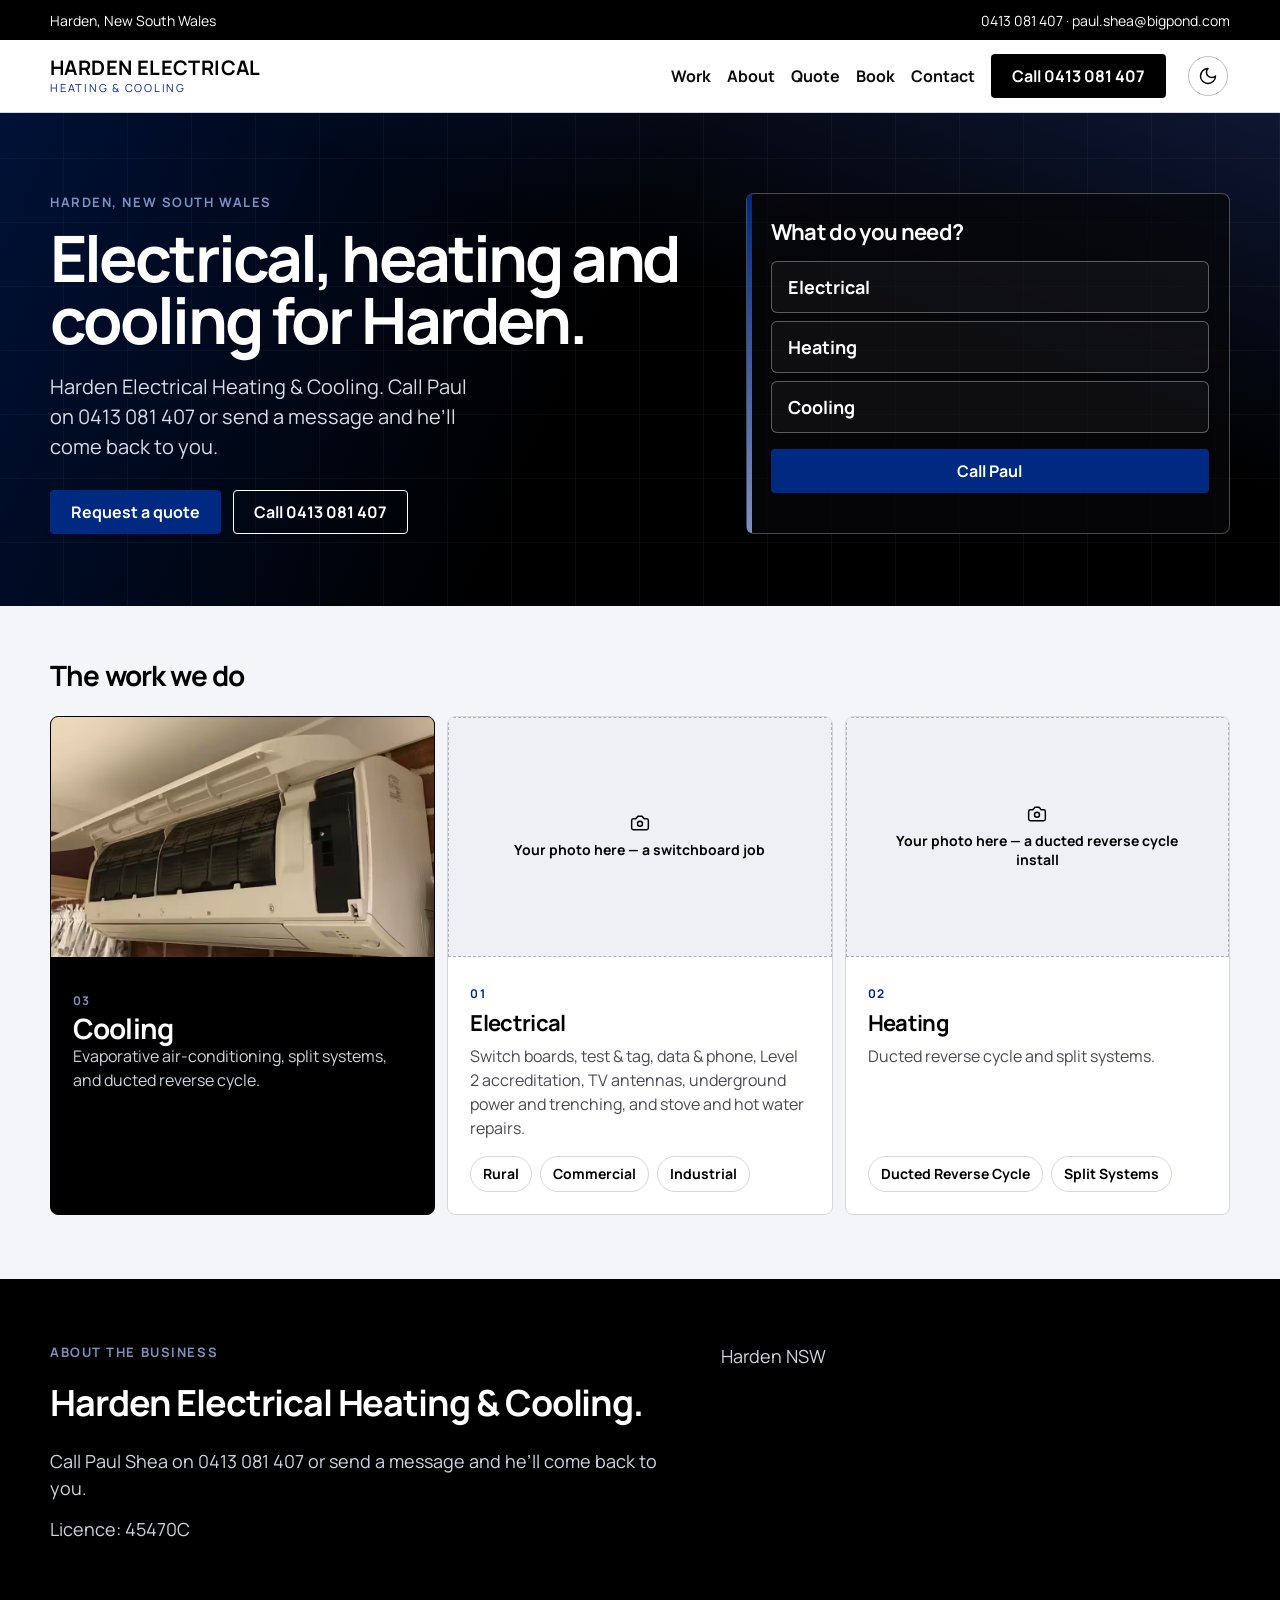
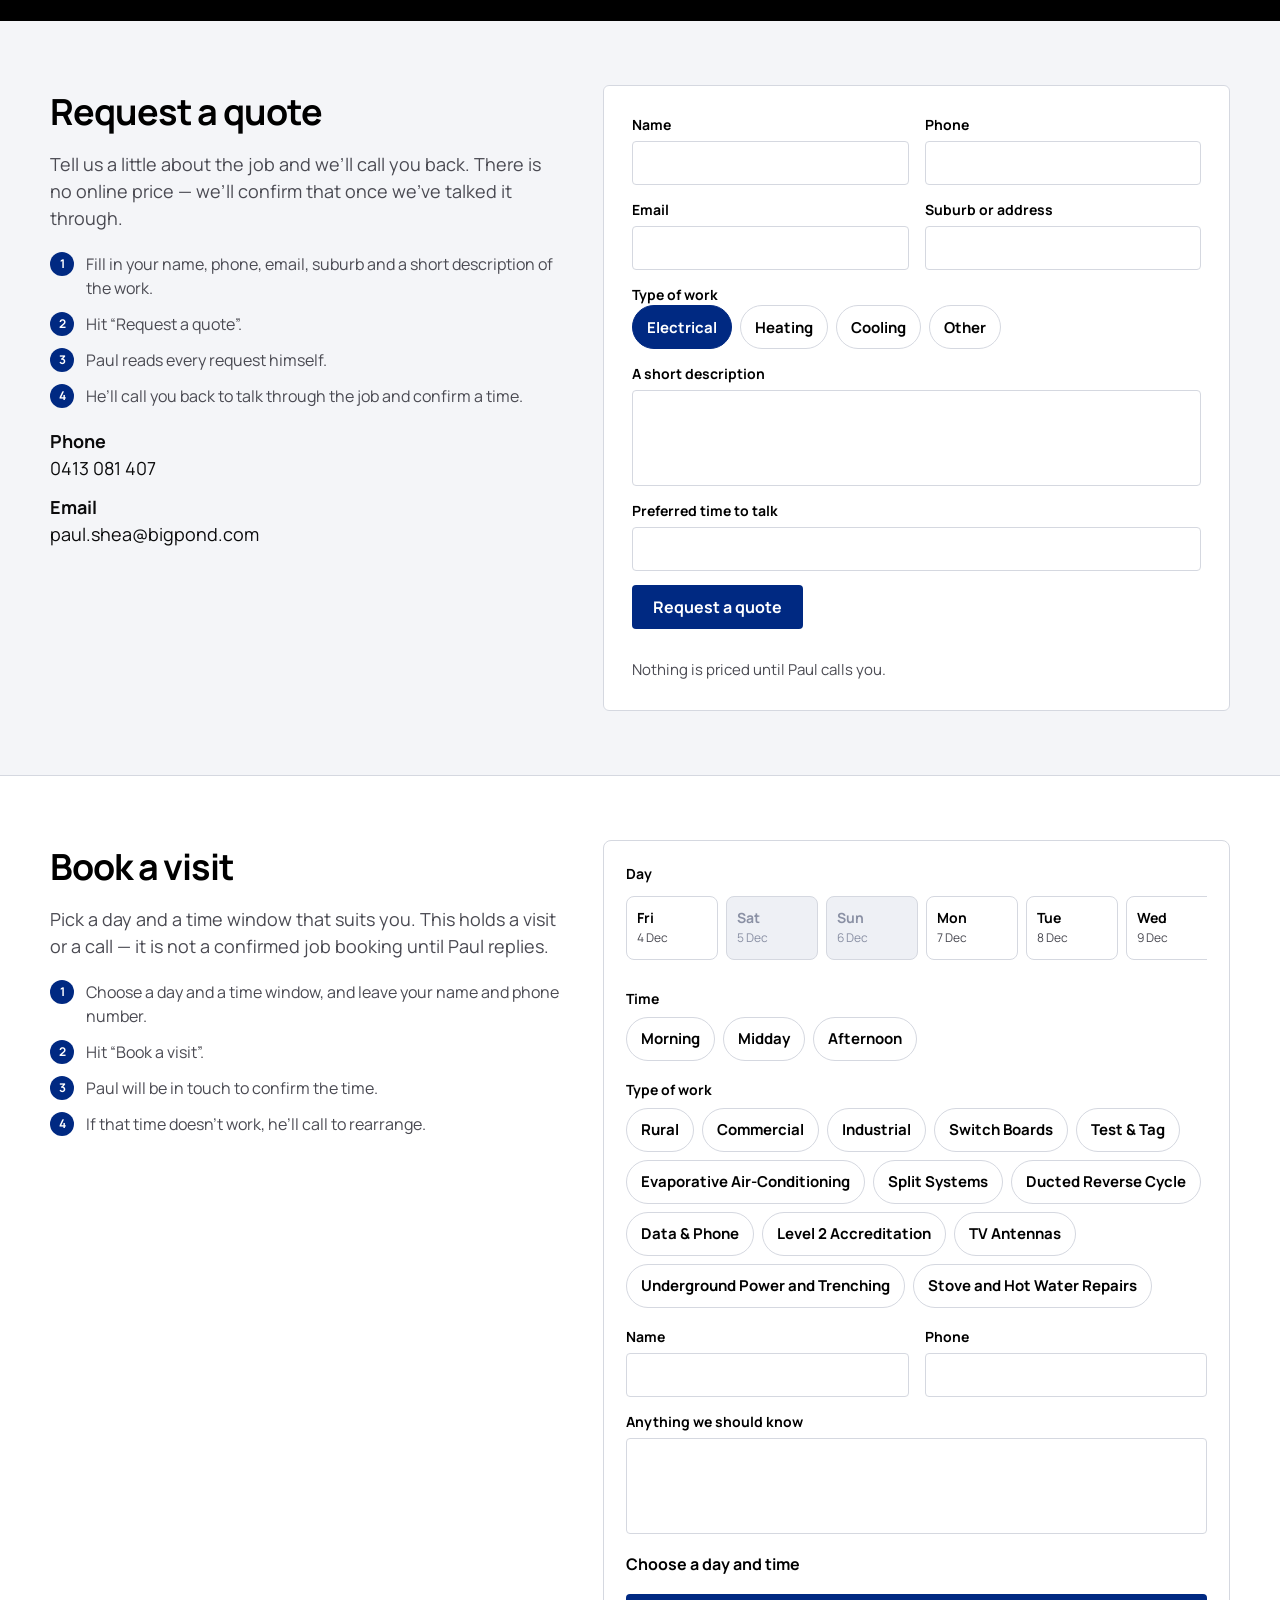
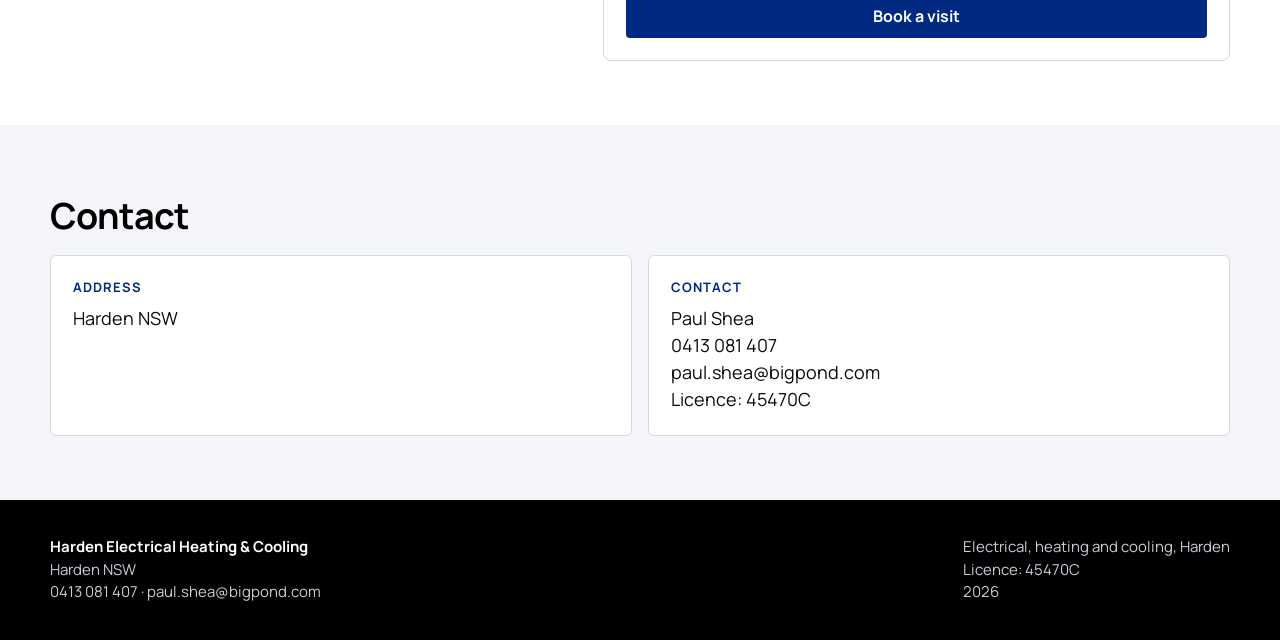
<file: index.html>
<!DOCTYPE html>
<html lang="en-AU">
<head>
<meta charset="UTF-8">
<meta name="viewport" content="width=device-width, initial-scale=1">
<meta name="robots" content="noindex, nofollow">
<meta name="description" content="Website preview.">
<title>Harden Electrical</title>
<link rel="stylesheet" href="css/site.css">
<script>
(function () {
  try {
    var t = localStorage.getItem("harden-theme");
    if (t === "light" || t === "dark") document.documentElement.setAttribute("data-theme", t);
  } catch (e) {}
})();
</script>
</head>
<body>
  <a class="skip" href="#main">Skip to content</a>
  <div class="util">
    <div class="wrap">
      <span>Harden, New South Wales</span>
      <span><a href="tel:+61413081407">0413 081 407</a> · <a href="mailto:paul.shea@bigpond.com">paul.shea@bigpond.com</a></span>
    </div>
  </div>
  <header class="site">
    <div class="wrap">
      <a class="wordmark" href="index.html">Harden Electrical<span>Heating &amp; Cooling</span></a>
      <nav class="primary" aria-label="Main">
        <a href="work.html">Work</a>
        <a href="about.html">About</a>
        <a href="quote.html">Quote</a>
        <a href="#book">Book</a>
        <a href="contact.html">Contact</a>
        <a class="btn btn-black header-call" href="tel:+61413081407">Call 0413 081 407</a>
        <button type="button" class="theme-btn" data-theme-toggle aria-label="Switch light/dark">
          <span class="theme-disc" aria-hidden="true">
            <svg class="icon-sun" viewBox="0 0 24 24" fill="none" stroke="currentColor" stroke-width="1.75" stroke-linecap="round" stroke-linejoin="round"><circle cx="12" cy="12" r="4"/><path d="M12 2v2M12 20v2M4.93 4.93l1.41 1.41M17.66 17.66l1.41 1.41M2 12h2M20 12h2M6.34 17.66l-1.41 1.41M19.07 4.93l-1.41 1.41"/></svg>
            <svg class="icon-moon" viewBox="0 0 24 24" fill="none" stroke="currentColor" stroke-width="1.75" stroke-linecap="round" stroke-linejoin="round"><path d="M12 3a6 6 0 0 0 9 9 9 9 0 1 1-9-9Z"/></svg>
          </span>
        </button>
      </nav>
    </div>
  </header>

  <main id="main">
  <section class="hero">
    <div class="hero-grid-bg" aria-hidden="true"></div>
    <div class="wrap hero-layout">
      <div class="hero-copy">
        <p class="kicker">Harden, New South Wales</p>
        <h1>Electrical, heating and cooling for Harden.</h1>
        <p class="lead">Harden Electrical Heating &amp; Cooling. Call Paul on 0413 081 407 or send a message and he’ll come back to you.</p>
        <div class="hero-actions">
          <a class="btn btn-fire" href="#quote">Request a quote</a>
          <a class="btn btn-ghost-light" href="tel:+61413081407">Call 0413 081 407</a>
        </div>
      </div>
      <div class="need-card">
        <div class="need-head">
          <h2>What do you need?</h2>
        </div>
        <div class="need-grid">
          <a class="need-tile" href="#svc-electrical">Electrical</a>
          <a class="need-tile" href="#svc-heating">Heating</a>
          <a class="need-tile" href="#svc-cooling">Cooling</a>
        </div>
        <a class="btn btn-fire" href="tel:+61413081407">Call Paul</a>
      </div>
    </div>
  </section>

  <section class="services reveal" id="work">
    <div class="wrap">
      <h2>The work we do</h2>
      <div class="bento">
        <article class="tile tile-feature" id="svc-cooling">
          <div class="media-frame">
            <picture>
              <source type="image/avif" srcset="images/split-system-480.avif 480w, images/split-system-960.avif 960w" sizes="(max-width: 900px) 100vw, 640px">
              <source type="image/webp" srcset="images/split-system-480.webp 480w, images/split-system-960.webp 960w" sizes="(max-width: 900px) 100vw, 640px">
              <img src="images/split-system-480.webp" width="960" height="584" alt="Split system air conditioner." loading="lazy" decoding="async">
            </picture>
          </div>
          <div class="tile-copy">
            <span class="num">03</span>
            <h3>Cooling</h3>
            <p>Evaporative air-conditioning, split systems, and ducted reverse cycle.</p>
          </div>
        </article>
        <article class="tile tile-elec" id="svc-electrical">
          <div class="media-frame photo-slot">
            <span class="photo-slot-inner">
              <svg viewBox="0 0 24 24" fill="none" stroke="currentColor" stroke-width="1.75" stroke-linecap="round" stroke-linejoin="round" aria-hidden="true"><path d="M14.5 4h-5L7 7H4a2 2 0 0 0-2 2v9a2 2 0 0 0 2 2h16a2 2 0 0 0 2-2V9a2 2 0 0 0-2-2h-3l-2.5-3z"/><circle cx="12" cy="13" r="3"/></svg>
              <p>Your photo here — a switchboard job</p>
            </span>
          </div>
          <div class="tile-copy">
            <span class="num">01</span>
            <h3>Electrical</h3>
            <p>Switch boards, test &amp; tag, data &amp; phone, Level 2 accreditation, TV antennas, underground power and trenching, and stove and hot water repairs.</p>
            <div class="trade-list">
              <span>Rural</span>
              <span>Commercial</span>
              <span>Industrial</span>
            </div>
          </div>
        </article>
        <article class="tile tile-heat" id="svc-heating">
          <div class="media-frame photo-slot">
            <span class="photo-slot-inner">
              <svg viewBox="0 0 24 24" fill="none" stroke="currentColor" stroke-width="1.75" stroke-linecap="round" stroke-linejoin="round" aria-hidden="true"><path d="M14.5 4h-5L7 7H4a2 2 0 0 0-2 2v9a2 2 0 0 0 2 2h16a2 2 0 0 0 2-2V9a2 2 0 0 0-2-2h-3l-2.5-3z"/><circle cx="12" cy="13" r="3"/></svg>
              <p>Your photo here — a ducted reverse cycle install</p>
            </span>
          </div>
          <div class="tile-copy">
            <span class="num">02</span>
            <h3>Heating</h3>
            <p>Ducted reverse cycle and split systems.</p>
            <div class="trade-list">
              <span>Ducted Reverse Cycle</span>
              <span>Split Systems</span>
            </div>
          </div>
        </article>
      </div>
    </div>
  </section>

  <section class="about reveal" id="about">
    <div class="wrap about-grid">
      <div>
        <p class="kicker">About the business</p>
        <h2><a href="about.html">Harden Electrical Heating &amp; Cooling.</a></h2>
        <p>Call Paul Shea on 0413 081 407 or send a message and he’ll come back to you.</p>
        <p>Licence: 45470C</p>
      </div>
      <div>
        <p>Harden NSW</p>
      </div>
    </div>
  </section>

  <section class="quote reveal" id="quote">
    <div class="wrap quote-grid">
      <div>
        <h2>Request a quote</h2>
        <p class="help">Tell us a little about the job and we’ll call you back. There is no online price — we’ll confirm that once we’ve talked it through.</p>
        <ol class="steps">
          <li data-n="1">Fill in your name, phone, email, suburb and a short description of the work.</li>
          <li data-n="2">Hit “Request a quote”.</li>
          <li data-n="3">Paul reads every request himself.</li>
          <li data-n="4">He’ll call you back to talk through the job and confirm a time.</li>
        </ol>
        <div class="side-facts">
          <p><strong>Phone</strong><br><a href="tel:+61413081407">0413 081 407</a></p>
          <p><strong>Email</strong><br><a href="mailto:paul.shea@bigpond.com">paul.shea@bigpond.com</a></p>
        </div>
      </div>
      <div>
        <form data-form="quote">
          <label for="q-name">Name<input id="q-name" type="text" name="name" autocomplete="name" required></label>
          <label for="q-phone">Phone<input id="q-phone" type="tel" name="phone" autocomplete="tel" required></label>
          <label for="q-email">Email<input id="q-email" type="email" name="email" autocomplete="email" required></label>
          <label for="q-suburb">Suburb or address<input id="q-suburb" type="text" name="suburb" required></label>
          <fieldset class="full type-field">
            <legend id="q-type">Type of work</legend>
            <div class="pill-row">
              <label class="pill"><input type="radio" name="type" value="Electrical" checked> Electrical</label>
              <label class="pill"><input type="radio" name="type" value="Heating"> Heating</label>
              <label class="pill"><input type="radio" name="type" value="Cooling"> Cooling</label>
              <label class="pill"><input type="radio" name="type" value="Other"> Other</label>
            </div>
          </fieldset>
          <label class="full" for="q-details">A short description<textarea id="q-details" name="details" required></textarea></label>
          <label class="full" for="q-when">Preferred time to talk<input id="q-when" type="text" name="when"></label>
          <button class="btn btn-fire submit" type="submit">Request a quote</button>
          <p class="after-send">Nothing is priced until Paul calls you.</p>
        </form>
        <div class="thanks" hidden tabindex="-1">
          <p>Thank you. Nothing is priced until Paul calls you.</p>
        </div>
      </div>
    </div>
  </section>

  <section class="book reveal" id="book">
    <div class="wrap book-grid">
      <div>
        <h2>Book a visit</h2>
        <p class="help">Pick a day and a time window that suits you. This holds a visit or a call — it is not a confirmed job booking until Paul replies.</p>
        <ol class="steps">
          <li data-n="1">Choose a day and a time window, and leave your name and phone number.</li>
          <li data-n="2">Hit “Book a visit”.</li>
          <li data-n="3">Paul will be in touch to confirm the time.</li>
          <li data-n="4">If that time doesn’t work, he’ll call to rearrange.</li>
        </ol>
      </div>
      <div>
        <form class="book-widget" data-form="book" novalidate>
          <div class="widget-block">
            <p class="widget-label" id="book-day-label">Day</p>
            <div class="date-scroller" role="radiogroup" aria-labelledby="book-day-label" data-book-days></div>
            <p class="field-error" data-error="day" hidden>Pick a weekday.</p>
          </div>
          <div class="widget-block">
            <p class="widget-label" id="book-time-label">Time</p>
            <div class="pill-row" role="radiogroup" aria-labelledby="book-time-label" data-book-times>
              <button type="button" class="pill" role="radio" aria-checked="false" data-value="Morning">Morning</button>
              <button type="button" class="pill" role="radio" aria-checked="false" data-value="Midday">Midday</button>
              <button type="button" class="pill" role="radio" aria-checked="false" data-value="Afternoon">Afternoon</button>
            </div>
            <p class="field-error" data-error="time" hidden>Pick a time window.</p>
          </div>
          <div class="widget-block">
            <p class="widget-label" id="book-job-label">Type of work</p>
            <div class="pill-row" role="radiogroup" aria-labelledby="book-job-label" data-book-jobs></div>
          </div>
          <div class="book-fields">
            <label for="b-name">Name<input id="b-name" type="text" name="b-name" autocomplete="name"></label>
            <label for="b-phone">Phone<input id="b-phone" type="tel" name="b-phone" autocomplete="tel"></label>
            <p class="field-error full" data-error="phone" hidden>Enter a phone number.</p>
            <label class="full" for="b-notes">Anything we should know<textarea id="b-notes" name="b-notes"></textarea></label>
          </div>
          <p class="book-summary" data-book-summary aria-live="polite">Choose a day and time</p>
          <button class="btn btn-fire book-submit" type="submit">Book a visit</button>
        </form>
        <div class="thanks" hidden tabindex="-1">
          <p>Thank you. Paul will be in touch to confirm the time.</p>
        </div>
      </div>
    </div>
  </section>

  <section class="contact reveal" id="contact">
    <div class="wrap">
      <h2 class="contact-heading">Contact</h2>
      <div class="contact-grid">
        <article>
          <h3>Address</h3>
          <p>Harden NSW</p>
        </article>
        <article>
          <h3>Contact</h3>
          <p>Paul Shea<br><a href="tel:+61413081407">0413 081 407</a><br><a href="mailto:paul.shea@bigpond.com">paul.shea@bigpond.com</a><br>Licence: 45470C</p>
        </article>
      </div>
    </div>
  </section>

  </main>

  <footer class="site">
    <div class="wrap">
      <div>
        <strong>Harden Electrical Heating &amp; Cooling</strong><br>
        Harden NSW<br>
        <a href="tel:+61413081407">0413 081 407</a> · <a href="mailto:paul.shea@bigpond.com">paul.shea@bigpond.com</a>
      </div>
      <div>
        Electrical, heating and cooling, Harden<br>
        Licence: 45470C<br>
        2026
      </div>
    </div>
  </footer>
  <div class="sticky-call">
    <a class="btn btn-fire" href="tel:+61413081407">Call Paul</a>
    <a class="btn btn-ghost-light" href="#quote">Quote</a>
  </div>
  <script src="js/site.js"></script>
</body>
</html>
</file>
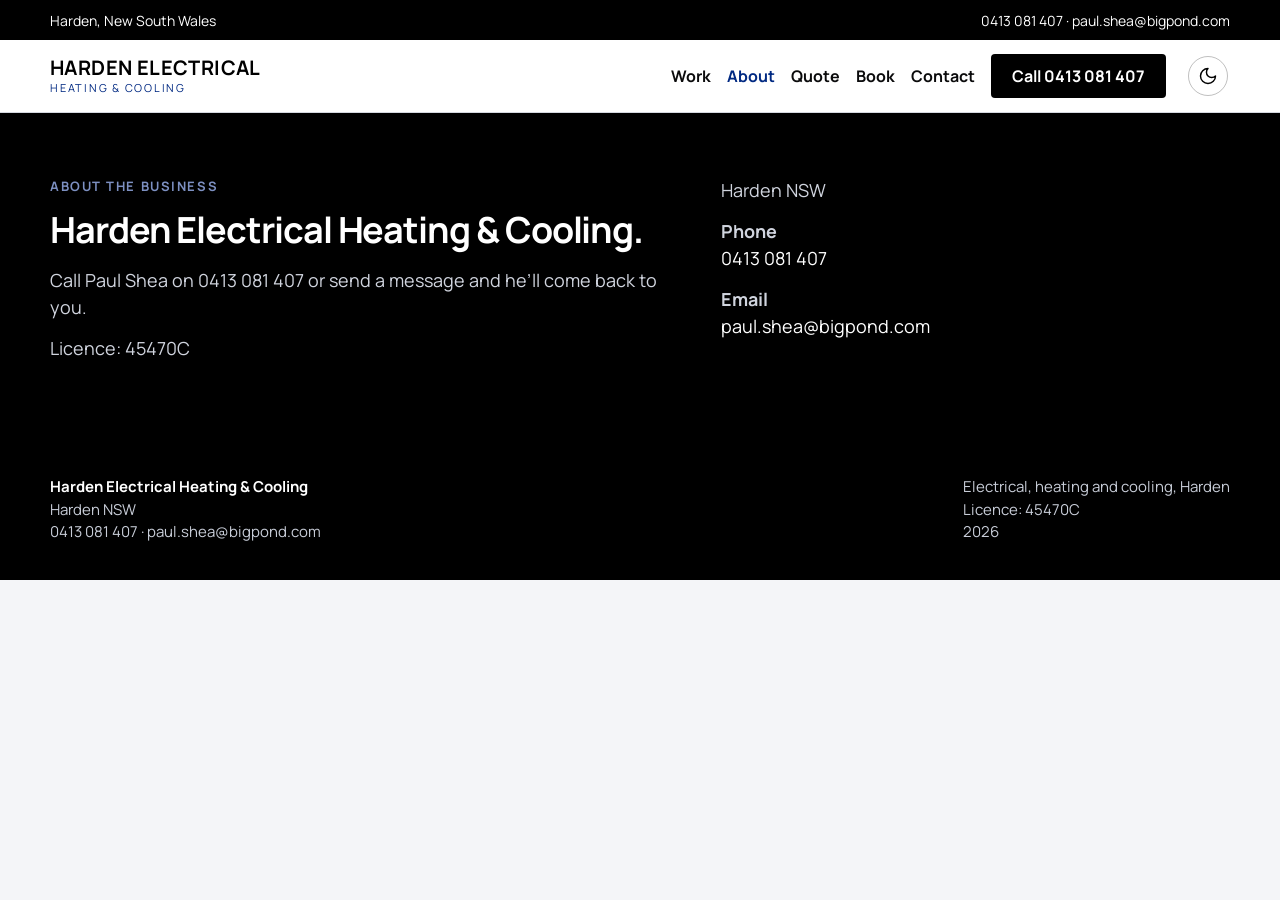
<file: about.html>
<!DOCTYPE html>
<html lang="en-AU">
<head>
<meta charset="UTF-8">
<meta name="viewport" content="width=device-width, initial-scale=1">
<meta name="robots" content="noindex, nofollow">
<meta name="description" content="Website preview.">
<title>About | Harden Electrical Heating &amp; Cooling</title>
<link rel="stylesheet" href="css/site.css">
<script>
(function () {
  try {
    var t = localStorage.getItem("harden-theme");
    if (t === "light" || t === "dark") document.documentElement.setAttribute("data-theme", t);
  } catch (e) {}
})();
</script>
</head>
<body>
  <a class="skip" href="#main">Skip to content</a>
  <div class="util">
    <div class="wrap">
      <span>Harden, New South Wales</span>
      <span><a href="tel:+61413081407">0413 081 407</a> · <a href="mailto:paul.shea@bigpond.com">paul.shea@bigpond.com</a></span>
    </div>
  </div>
  <header class="site">
    <div class="wrap">
      <a class="wordmark" href="index.html">Harden Electrical<span>Heating &amp; Cooling</span></a>
      <nav class="primary" aria-label="Main">
        <a href="work.html">Work</a>
        <a href="about.html" aria-current="page">About</a>
        <a href="quote.html">Quote</a>
        <a href="quote.html#book">Book</a>
        <a href="contact.html">Contact</a>
        <a class="btn btn-black header-call" href="tel:+61413081407">Call 0413 081 407</a>
        <button type="button" class="theme-btn" data-theme-toggle aria-label="Switch light/dark">
          <span class="theme-disc" aria-hidden="true">
            <svg class="icon-sun" viewBox="0 0 24 24" fill="none" stroke="currentColor" stroke-width="1.75" stroke-linecap="round" stroke-linejoin="round"><circle cx="12" cy="12" r="4"/><path d="M12 2v2M12 20v2M4.93 4.93l1.41 1.41M17.66 17.66l1.41 1.41M2 12h2M20 12h2M6.34 17.66l-1.41 1.41M19.07 4.93l-1.41 1.41"/></svg>
            <svg class="icon-moon" viewBox="0 0 24 24" fill="none" stroke="currentColor" stroke-width="1.75" stroke-linecap="round" stroke-linejoin="round"><path d="M12 3a6 6 0 0 0 9 9 9 9 0 1 1-9-9Z"/></svg>
          </span>
        </button>
      </nav>
    </div>
  </header>

  <main id="main">
    <section class="about reveal">
      <div class="wrap about-grid">
        <div>
          <p class="kicker">About the business</p>
          <h1>Harden Electrical Heating &amp; Cooling.</h1>
          <p>Call Paul Shea on 0413 081 407 or send a message and he’ll come back to you.</p>
          <p>Licence: 45470C</p>
        </div>
        <div>
          <p>Harden NSW</p>
          <p><strong>Phone</strong><br><a href="tel:+61413081407">0413 081 407</a></p>
          <p><strong>Email</strong><br><a href="mailto:paul.shea@bigpond.com">paul.shea@bigpond.com</a></p>
        </div>
      </div>
    </section>
  </main>

  <footer class="site">
    <div class="wrap">
      <div>
        <strong>Harden Electrical Heating &amp; Cooling</strong><br>
        Harden NSW<br>
        <a href="tel:+61413081407">0413 081 407</a> · <a href="mailto:paul.shea@bigpond.com">paul.shea@bigpond.com</a>
      </div>
      <div>
        Electrical, heating and cooling, Harden<br>
        Licence: 45470C<br>
        2026
      </div>
    </div>
  </footer>
  <div class="sticky-call">
    <a class="btn btn-fire" href="tel:+61413081407">Call Paul</a>
    <a class="btn btn-ghost-light" href="quote.html">Quote</a>
  </div>
  <script src="js/site.js"></script>
</body>
</html>
</file>
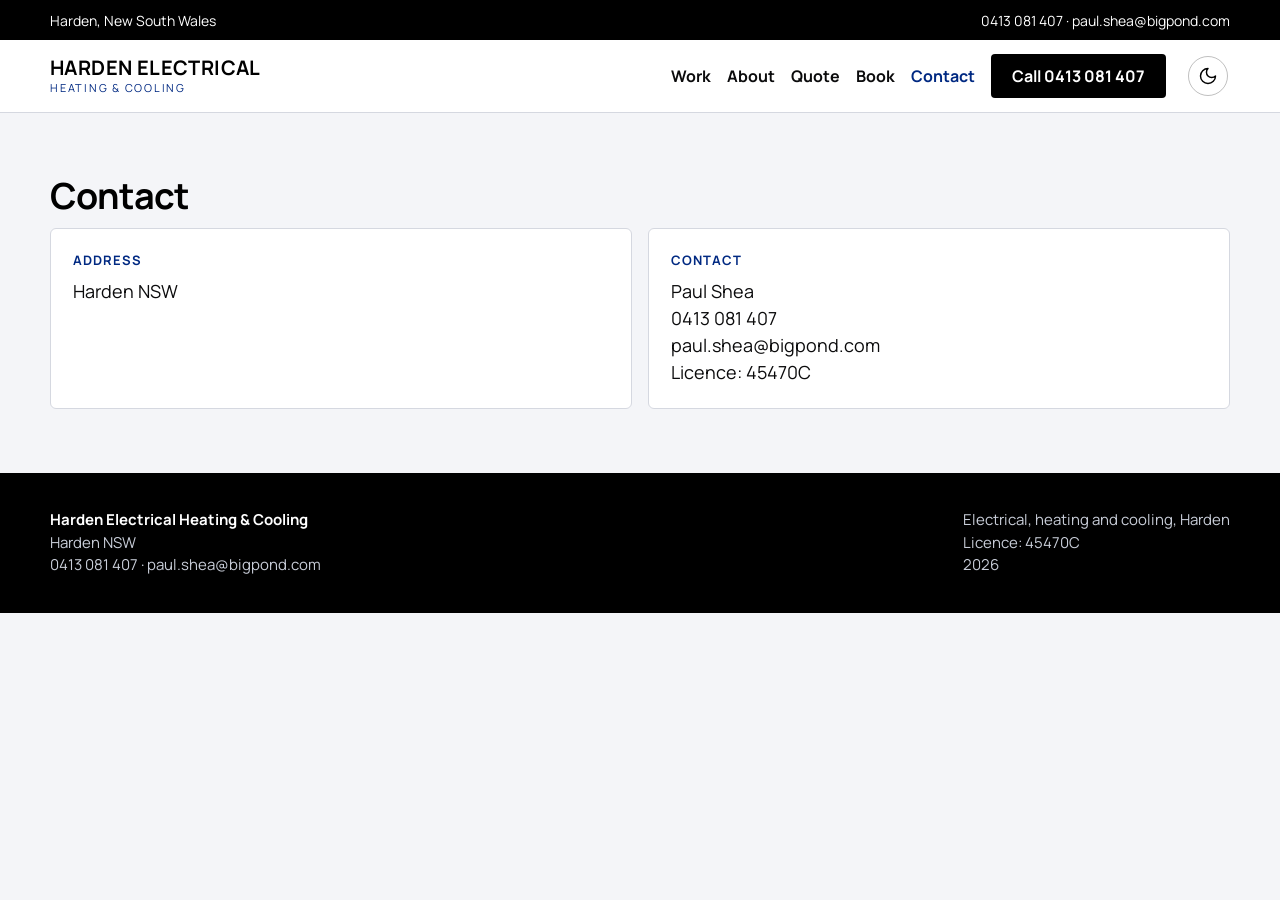
<file: contact.html>
<!DOCTYPE html>
<html lang="en-AU">
<head>
<meta charset="UTF-8">
<meta name="viewport" content="width=device-width, initial-scale=1">
<meta name="robots" content="noindex, nofollow">
<meta name="description" content="Website preview.">
<title>Contact | Harden Electrical Heating &amp; Cooling</title>
<link rel="stylesheet" href="css/site.css">
<script>
(function () {
  try {
    var t = localStorage.getItem("harden-theme");
    if (t === "light" || t === "dark") document.documentElement.setAttribute("data-theme", t);
  } catch (e) {}
})();
</script>
</head>
<body>
  <a class="skip" href="#main">Skip to content</a>
  <div class="util">
    <div class="wrap">
      <span>Harden, New South Wales</span>
      <span><a href="tel:+61413081407">0413 081 407</a> · <a href="mailto:paul.shea@bigpond.com">paul.shea@bigpond.com</a></span>
    </div>
  </div>
  <header class="site">
    <div class="wrap">
      <a class="wordmark" href="index.html">Harden Electrical<span>Heating &amp; Cooling</span></a>
      <nav class="primary" aria-label="Main">
        <a href="work.html">Work</a>
        <a href="about.html">About</a>
        <a href="quote.html">Quote</a>
        <a href="quote.html#book">Book</a>
        <a href="contact.html" aria-current="page">Contact</a>
        <a class="btn btn-black header-call" href="tel:+61413081407">Call 0413 081 407</a>
        <button type="button" class="theme-btn" data-theme-toggle aria-label="Switch light/dark">
          <span class="theme-disc" aria-hidden="true">
            <svg class="icon-sun" viewBox="0 0 24 24" fill="none" stroke="currentColor" stroke-width="1.75" stroke-linecap="round" stroke-linejoin="round"><circle cx="12" cy="12" r="4"/><path d="M12 2v2M12 20v2M4.93 4.93l1.41 1.41M17.66 17.66l1.41 1.41M2 12h2M20 12h2M6.34 17.66l-1.41 1.41M19.07 4.93l-1.41 1.41"/></svg>
            <svg class="icon-moon" viewBox="0 0 24 24" fill="none" stroke="currentColor" stroke-width="1.75" stroke-linecap="round" stroke-linejoin="round"><path d="M12 3a6 6 0 0 0 9 9 9 9 0 1 1-9-9Z"/></svg>
          </span>
        </button>
      </nav>
    </div>
  </header>

  <main id="main">
    <section class="contact reveal">
      <div class="wrap">
        <h1 class="contact-heading">Contact</h1>
        <div class="contact-grid">
          <article>
            <h3>Address</h3>
            <p>Harden NSW</p>
          </article>
          <article>
            <h3>Contact</h3>
            <p>Paul Shea<br><a href="tel:+61413081407">0413 081 407</a><br><a href="mailto:paul.shea@bigpond.com">paul.shea@bigpond.com</a><br>Licence: 45470C</p>
          </article>
        </div>
      </div>
    </section>
  </main>

  <footer class="site">
    <div class="wrap">
      <div>
        <strong>Harden Electrical Heating &amp; Cooling</strong><br>
        Harden NSW<br>
        <a href="tel:+61413081407">0413 081 407</a> · <a href="mailto:paul.shea@bigpond.com">paul.shea@bigpond.com</a>
      </div>
      <div>
        Electrical, heating and cooling, Harden<br>
        Licence: 45470C<br>
        2026
      </div>
    </div>
  </footer>
  <div class="sticky-call">
    <a class="btn btn-fire" href="tel:+61413081407">Call Paul</a>
    <a class="btn btn-ghost-light" href="quote.html">Quote</a>
  </div>
  <script src="js/site.js"></script>
</body>
</html>
</file>
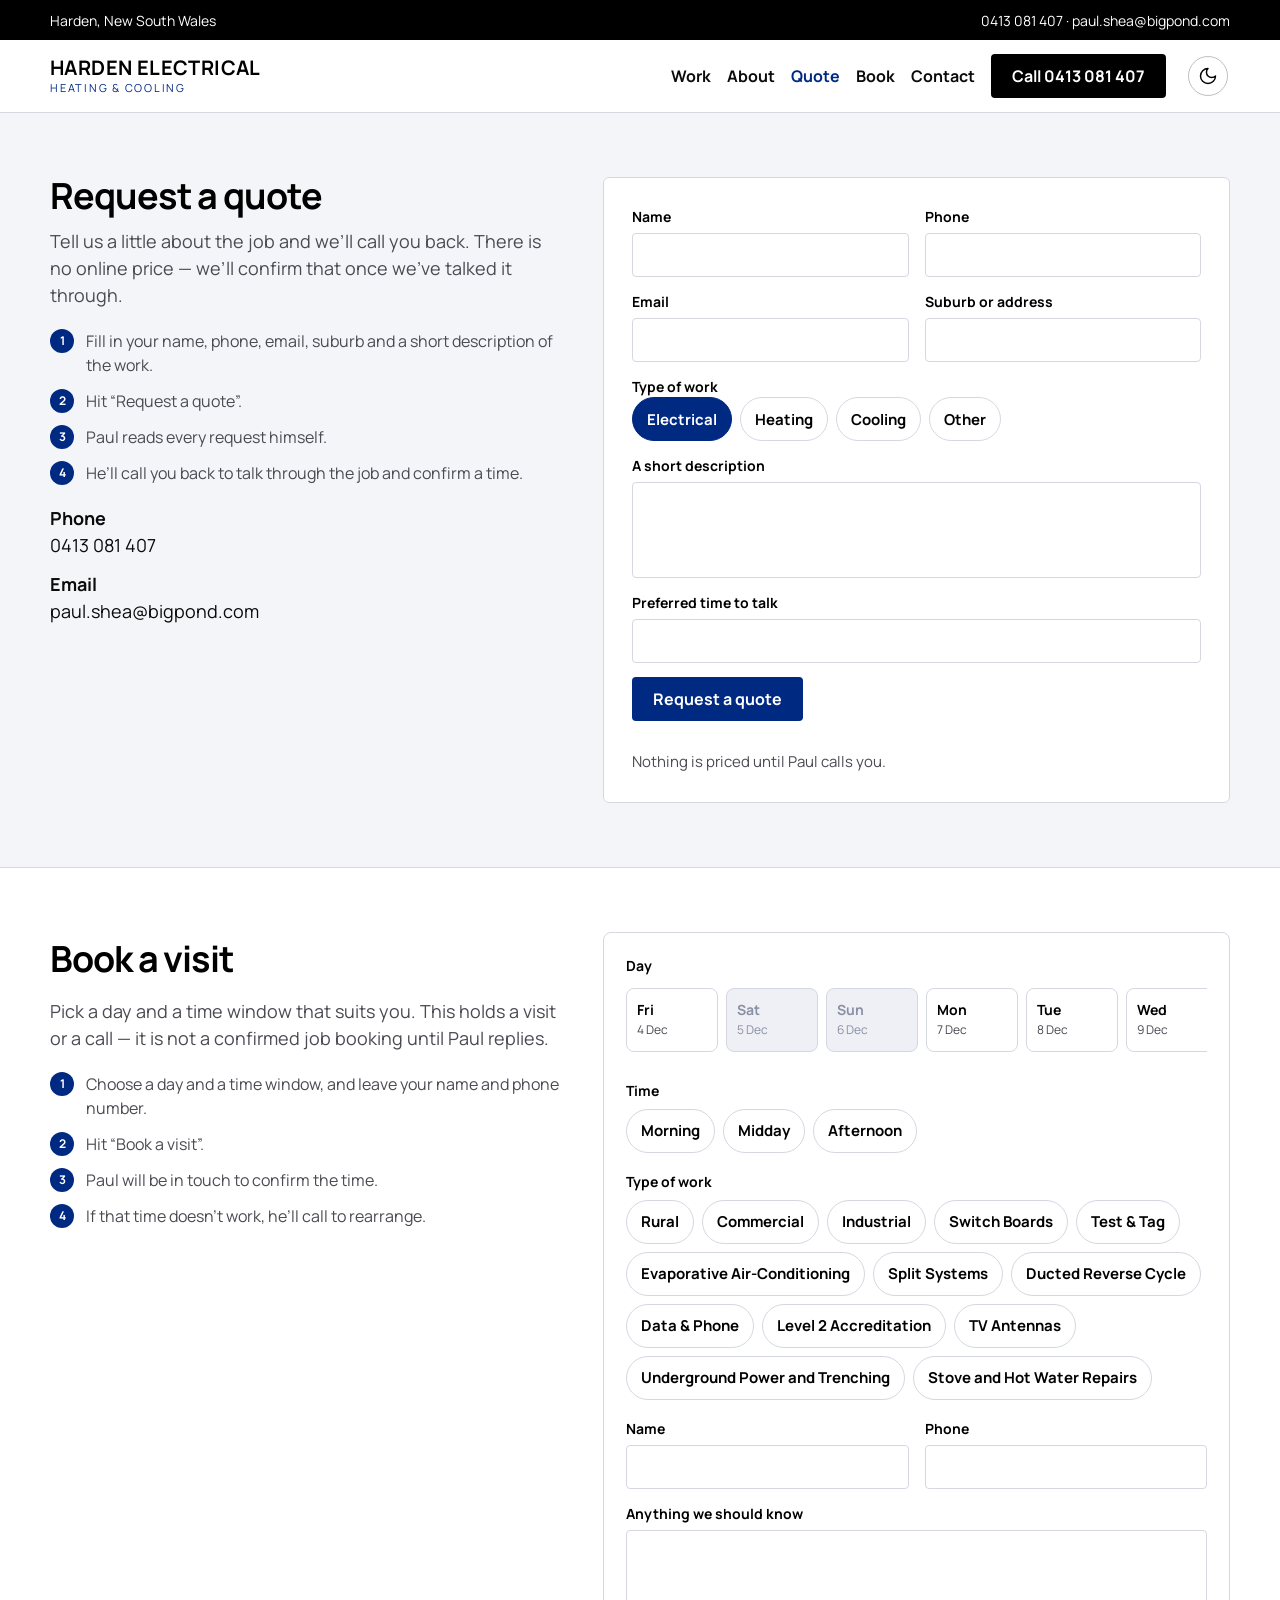
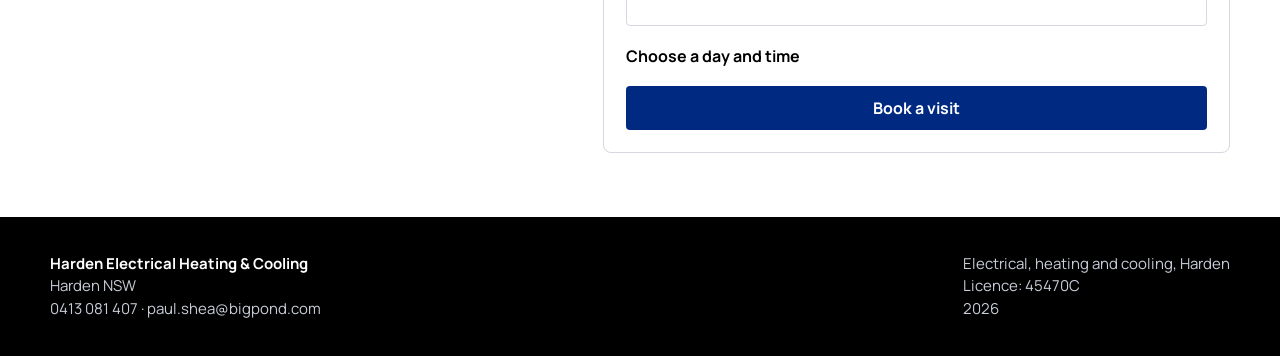
<file: quote.html>
<!DOCTYPE html>
<html lang="en-AU">
<head>
<meta charset="UTF-8">
<meta name="viewport" content="width=device-width, initial-scale=1">
<meta name="robots" content="noindex, nofollow">
<meta name="description" content="Website preview.">
<title>Request a quote | Harden Electrical Heating &amp; Cooling</title>
<link rel="stylesheet" href="css/site.css">
<script>
(function () {
  try {
    var t = localStorage.getItem("harden-theme");
    if (t === "light" || t === "dark") document.documentElement.setAttribute("data-theme", t);
  } catch (e) {}
})();
</script>
</head>
<body>
  <a class="skip" href="#main">Skip to content</a>
  <div class="util">
    <div class="wrap">
      <span>Harden, New South Wales</span>
      <span><a href="tel:+61413081407">0413 081 407</a> · <a href="mailto:paul.shea@bigpond.com">paul.shea@bigpond.com</a></span>
    </div>
  </div>
  <header class="site">
    <div class="wrap">
      <a class="wordmark" href="index.html">Harden Electrical<span>Heating &amp; Cooling</span></a>
      <nav class="primary" aria-label="Main">
        <a href="work.html">Work</a>
        <a href="about.html">About</a>
        <a href="quote.html" aria-current="page">Quote</a>
        <a href="#book">Book</a>
        <a href="contact.html">Contact</a>
        <a class="btn btn-black header-call" href="tel:+61413081407">Call 0413 081 407</a>
        <button type="button" class="theme-btn" data-theme-toggle aria-label="Switch light/dark">
          <span class="theme-disc" aria-hidden="true">
            <svg class="icon-sun" viewBox="0 0 24 24" fill="none" stroke="currentColor" stroke-width="1.75" stroke-linecap="round" stroke-linejoin="round"><circle cx="12" cy="12" r="4"/><path d="M12 2v2M12 20v2M4.93 4.93l1.41 1.41M17.66 17.66l1.41 1.41M2 12h2M20 12h2M6.34 17.66l-1.41 1.41M19.07 4.93l-1.41 1.41"/></svg>
            <svg class="icon-moon" viewBox="0 0 24 24" fill="none" stroke="currentColor" stroke-width="1.75" stroke-linecap="round" stroke-linejoin="round"><path d="M12 3a6 6 0 0 0 9 9 9 9 0 1 1-9-9Z"/></svg>
          </span>
        </button>
      </nav>
    </div>
  </header>

  <main id="main">
  <section class="quote reveal" id="quote">
    <div class="wrap quote-grid">
      <div>
        <h1>Request a quote</h1>
        <p class="help">Tell us a little about the job and we’ll call you back. There is no online price — we’ll confirm that once we’ve talked it through.</p>
        <ol class="steps">
          <li data-n="1">Fill in your name, phone, email, suburb and a short description of the work.</li>
          <li data-n="2">Hit “Request a quote”.</li>
          <li data-n="3">Paul reads every request himself.</li>
          <li data-n="4">He’ll call you back to talk through the job and confirm a time.</li>
        </ol>
        <div class="side-facts">
          <p><strong>Phone</strong><br><a href="tel:+61413081407">0413 081 407</a></p>
          <p><strong>Email</strong><br><a href="mailto:paul.shea@bigpond.com">paul.shea@bigpond.com</a></p>
        </div>
      </div>
      <div>
        <form data-form="quote">
          <label for="q-name">Name<input id="q-name" type="text" name="name" autocomplete="name" required></label>
          <label for="q-phone">Phone<input id="q-phone" type="tel" name="phone" autocomplete="tel" required></label>
          <label for="q-email">Email<input id="q-email" type="email" name="email" autocomplete="email" required></label>
          <label for="q-suburb">Suburb or address<input id="q-suburb" type="text" name="suburb" required></label>
          <fieldset class="full type-field">
            <legend id="q-type">Type of work</legend>
            <div class="pill-row">
              <label class="pill"><input type="radio" name="type" value="Electrical" checked> Electrical</label>
              <label class="pill"><input type="radio" name="type" value="Heating"> Heating</label>
              <label class="pill"><input type="radio" name="type" value="Cooling"> Cooling</label>
              <label class="pill"><input type="radio" name="type" value="Other"> Other</label>
            </div>
          </fieldset>
          <label class="full" for="q-details">A short description<textarea id="q-details" name="details" required></textarea></label>
          <label class="full" for="q-when">Preferred time to talk<input id="q-when" type="text" name="when"></label>
          <button class="btn btn-fire submit" type="submit">Request a quote</button>
          <p class="after-send">Nothing is priced until Paul calls you.</p>
        </form>
        <div class="thanks" hidden tabindex="-1">
          <p>Thank you. Nothing is priced until Paul calls you.</p>
        </div>
      </div>
    </div>
  </section>

  <section class="book reveal" id="book">
    <div class="wrap book-grid">
      <div>
        <h2>Book a visit</h2>
        <p class="help">Pick a day and a time window that suits you. This holds a visit or a call — it is not a confirmed job booking until Paul replies.</p>
        <ol class="steps">
          <li data-n="1">Choose a day and a time window, and leave your name and phone number.</li>
          <li data-n="2">Hit “Book a visit”.</li>
          <li data-n="3">Paul will be in touch to confirm the time.</li>
          <li data-n="4">If that time doesn’t work, he’ll call to rearrange.</li>
        </ol>
      </div>
      <div>
        <form class="book-widget" data-form="book" novalidate>
          <div class="widget-block">
            <p class="widget-label" id="book-day-label">Day</p>
            <div class="date-scroller" role="radiogroup" aria-labelledby="book-day-label" data-book-days></div>
            <p class="field-error" data-error="day" hidden>Pick a weekday.</p>
          </div>
          <div class="widget-block">
            <p class="widget-label" id="book-time-label">Time</p>
            <div class="pill-row" role="radiogroup" aria-labelledby="book-time-label" data-book-times>
              <button type="button" class="pill" role="radio" aria-checked="false" data-value="Morning">Morning</button>
              <button type="button" class="pill" role="radio" aria-checked="false" data-value="Midday">Midday</button>
              <button type="button" class="pill" role="radio" aria-checked="false" data-value="Afternoon">Afternoon</button>
            </div>
            <p class="field-error" data-error="time" hidden>Pick a time window.</p>
          </div>
          <div class="widget-block">
            <p class="widget-label" id="book-job-label">Type of work</p>
            <div class="pill-row" role="radiogroup" aria-labelledby="book-job-label" data-book-jobs></div>
          </div>
          <div class="book-fields">
            <label for="b-name">Name<input id="b-name" type="text" name="b-name" autocomplete="name"></label>
            <label for="b-phone">Phone<input id="b-phone" type="tel" name="b-phone" autocomplete="tel"></label>
            <p class="field-error full" data-error="phone" hidden>Enter a phone number.</p>
            <label class="full" for="b-notes">Anything we should know<textarea id="b-notes" name="b-notes"></textarea></label>
          </div>
          <p class="book-summary" data-book-summary aria-live="polite">Choose a day and time</p>
          <button class="btn btn-fire book-submit" type="submit">Book a visit</button>
        </form>
        <div class="thanks" hidden tabindex="-1">
          <p>Thank you. Paul will be in touch to confirm the time.</p>
        </div>
      </div>
    </div>
  </section>
  </main>

  <footer class="site">
    <div class="wrap">
      <div>
        <strong>Harden Electrical Heating &amp; Cooling</strong><br>
        Harden NSW<br>
        <a href="tel:+61413081407">0413 081 407</a> · <a href="mailto:paul.shea@bigpond.com">paul.shea@bigpond.com</a>
      </div>
      <div>
        Electrical, heating and cooling, Harden<br>
        Licence: 45470C<br>
        2026
      </div>
    </div>
  </footer>
  <div class="sticky-call">
    <a class="btn btn-fire" href="tel:+61413081407">Call Paul</a>
    <a class="btn btn-ghost-light" href="#quote">Quote</a>
  </div>
  <script src="js/site.js"></script>
</body>
</html>
</file>
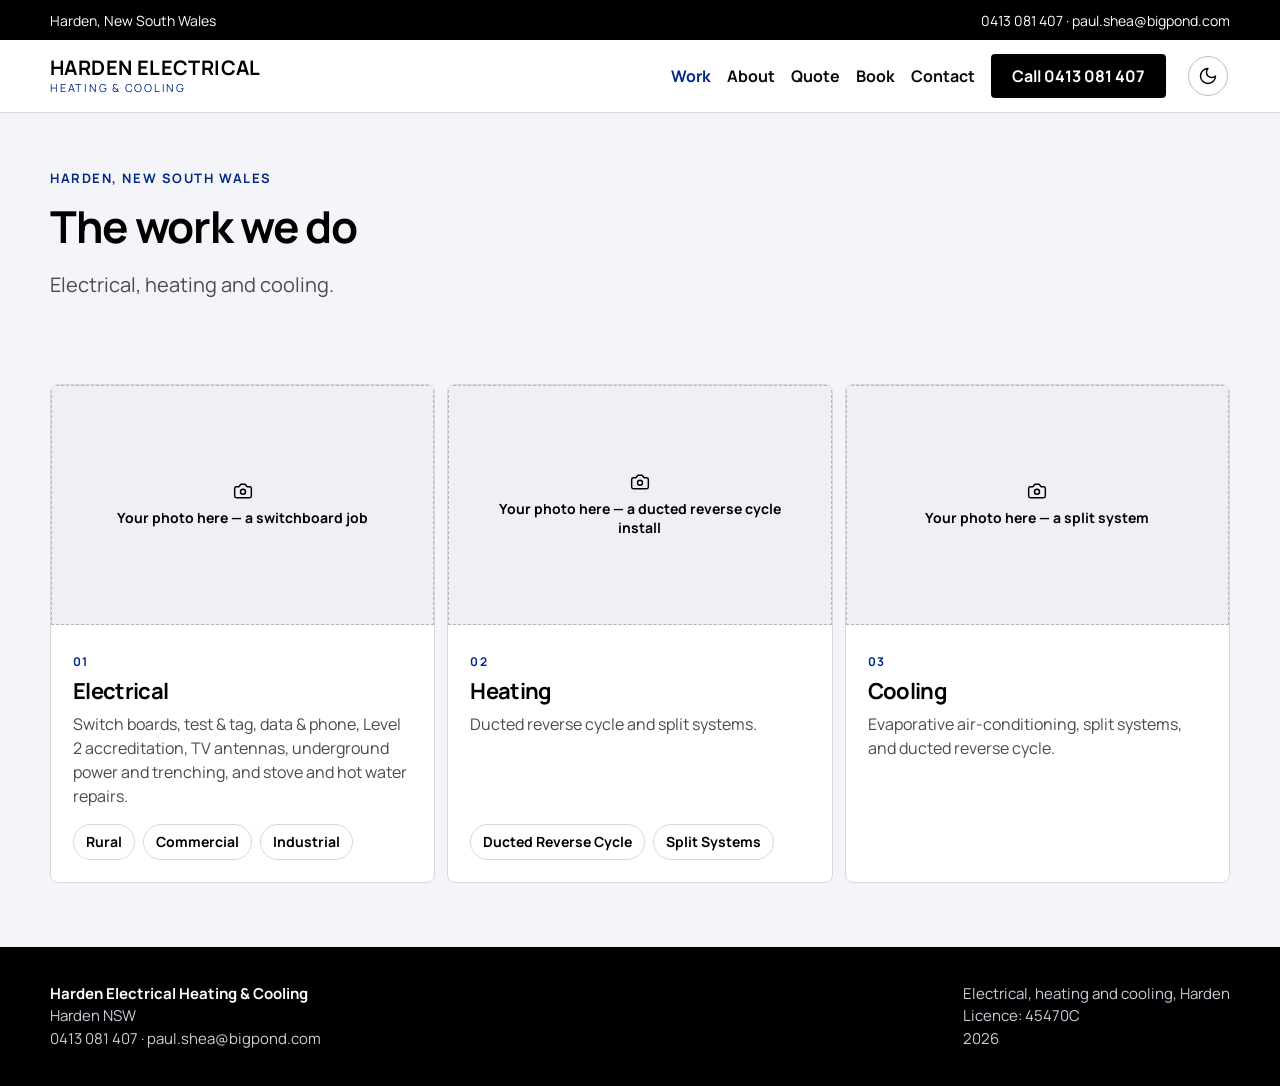
<file: work.html>
<!DOCTYPE html>
<html lang="en-AU">
<head>
<meta charset="UTF-8">
<meta name="viewport" content="width=device-width, initial-scale=1">
<meta name="robots" content="noindex, nofollow">
<meta name="description" content="Website preview.">
<title>The work we do | Harden Electrical Heating &amp; Cooling</title>
<link rel="stylesheet" href="css/site.css">
<script>
(function () {
  try {
    var t = localStorage.getItem("harden-theme");
    if (t === "light" || t === "dark") document.documentElement.setAttribute("data-theme", t);
  } catch (e) {}
})();
</script>
</head>
<body>
  <a class="skip" href="#main">Skip to content</a>
  <div class="util">
    <div class="wrap">
      <span>Harden, New South Wales</span>
      <span><a href="tel:+61413081407">0413 081 407</a> · <a href="mailto:paul.shea@bigpond.com">paul.shea@bigpond.com</a></span>
    </div>
  </div>
  <header class="site">
    <div class="wrap">
      <a class="wordmark" href="index.html">Harden Electrical<span>Heating &amp; Cooling</span></a>
      <nav class="primary" aria-label="Main">
        <a href="work.html" aria-current="page">Work</a>
        <a href="about.html">About</a>
        <a href="quote.html">Quote</a>
        <a href="quote.html#book">Book</a>
        <a href="contact.html">Contact</a>
        <a class="btn btn-black header-call" href="tel:+61413081407">Call 0413 081 407</a>
        <button type="button" class="theme-btn" data-theme-toggle aria-label="Switch light/dark">
          <span class="theme-disc" aria-hidden="true">
            <svg class="icon-sun" viewBox="0 0 24 24" fill="none" stroke="currentColor" stroke-width="1.75" stroke-linecap="round" stroke-linejoin="round"><circle cx="12" cy="12" r="4"/><path d="M12 2v2M12 20v2M4.93 4.93l1.41 1.41M17.66 17.66l1.41 1.41M2 12h2M20 12h2M6.34 17.66l-1.41 1.41M19.07 4.93l-1.41 1.41"/></svg>
            <svg class="icon-moon" viewBox="0 0 24 24" fill="none" stroke="currentColor" stroke-width="1.75" stroke-linecap="round" stroke-linejoin="round"><path d="M12 3a6 6 0 0 0 9 9 9 9 0 1 1-9-9Z"/></svg>
          </span>
        </button>
      </nav>
    </div>
  </header>

  <main id="main">
    <section class="page-intro">
      <div class="wrap">
        <p class="kicker">Harden, New South Wales</p>
        <h1>The work we do</h1>
        <p class="lead">Electrical, heating and cooling.</p>
      </div>
    </section>
    <section class="services reveal">
      <div class="wrap">
        <div class="bento bento-equal">
          <article class="tile tile-plain" id="svc-electrical">
            <div class="media-frame photo-slot">
              <span class="photo-slot-inner">
                <svg viewBox="0 0 24 24" fill="none" stroke="currentColor" stroke-width="1.75" stroke-linecap="round" stroke-linejoin="round" aria-hidden="true"><path d="M14.5 4h-5L7 7H4a2 2 0 0 0-2 2v9a2 2 0 0 0 2 2h16a2 2 0 0 0 2-2V9a2 2 0 0 0-2-2h-3l-2.5-3z"/><circle cx="12" cy="13" r="3"/></svg>
                <p>Your photo here — a switchboard job</p>
              </span>
            </div>
            <div class="tile-copy">
              <span class="num">01</span>
              <h3>Electrical</h3>
              <p>Switch boards, test &amp; tag, data &amp; phone, Level 2 accreditation, TV antennas, underground power and trenching, and stove and hot water repairs.</p>
              <div class="trade-list">
                <span>Rural</span>
                <span>Commercial</span>
                <span>Industrial</span>
              </div>
            </div>
          </article>
          <article class="tile tile-plain" id="svc-heating">
            <div class="media-frame photo-slot">
              <span class="photo-slot-inner">
                <svg viewBox="0 0 24 24" fill="none" stroke="currentColor" stroke-width="1.75" stroke-linecap="round" stroke-linejoin="round" aria-hidden="true"><path d="M14.5 4h-5L7 7H4a2 2 0 0 0-2 2v9a2 2 0 0 0 2 2h16a2 2 0 0 0 2-2V9a2 2 0 0 0-2-2h-3l-2.5-3z"/><circle cx="12" cy="13" r="3"/></svg>
                <p>Your photo here — a ducted reverse cycle install</p>
              </span>
            </div>
            <div class="tile-copy">
              <span class="num">02</span>
              <h3>Heating</h3>
              <p>Ducted reverse cycle and split systems.</p>
              <div class="trade-list">
                <span>Ducted Reverse Cycle</span>
                <span>Split Systems</span>
              </div>
            </div>
          </article>
          <article class="tile tile-plain" id="svc-cooling">
            <div class="media-frame photo-slot">
              <span class="photo-slot-inner">
                <svg viewBox="0 0 24 24" fill="none" stroke="currentColor" stroke-width="1.75" stroke-linecap="round" stroke-linejoin="round" aria-hidden="true"><path d="M14.5 4h-5L7 7H4a2 2 0 0 0-2 2v9a2 2 0 0 0 2 2h16a2 2 0 0 0 2-2V9a2 2 0 0 0-2-2h-3l-2.5-3z"/><circle cx="12" cy="13" r="3"/></svg>
                <p>Your photo here — a split system</p>
              </span>
            </div>
            <div class="tile-copy">
              <span class="num">03</span>
              <h3>Cooling</h3>
              <p>Evaporative air-conditioning, split systems, and ducted reverse cycle.</p>
            </div>
          </article>
        </div>
      </div>
    </section>
  </main>

  <footer class="site">
    <div class="wrap">
      <div>
        <strong>Harden Electrical Heating &amp; Cooling</strong><br>
        Harden NSW<br>
        <a href="tel:+61413081407">0413 081 407</a> · <a href="mailto:paul.shea@bigpond.com">paul.shea@bigpond.com</a>
      </div>
      <div>
        Electrical, heating and cooling, Harden<br>
        Licence: 45470C<br>
        2026
      </div>
    </div>
  </footer>
  <div class="sticky-call">
    <a class="btn btn-fire" href="tel:+61413081407">Call Paul</a>
    <a class="btn btn-ghost-light" href="quote.html">Quote</a>
  </div>
  <script src="js/site.js"></script>
</body>
</html>
</file>
<file: css/site.css>
@font-face {
  font-family: Manrope;
  src: url("../fonts/manrope-400.woff2") format("woff2");
  font-weight: 400;
  font-style: normal;
  font-display: swap;
}
@font-face {
  font-family: Manrope;
  src: url("../fonts/manrope-700.woff2") format("woff2");
  font-weight: 700;
  font-style: normal;
  font-display: swap;
}

:root {
  --brand: #002982;
  --brand-hover: #001C66;
  --accent: #002982;
  --ice: #7D90C2;
  --ink: #0B0B0C;
  --muted: #4A4A52;
  --paper: #FFFFFF;
  --mist: #F4F5F8;
  --line: #D5D8E0;
  --black: #000000;
  --heading: #000000;
  --gap-bg: #EEF0F5;
  --gap-line: #8A90A4;
  --input-bg: #FFFFFF;
  --about-copy: #D0D4DE;
  --footer-copy: #C8CDD8;
  --wordmark-sub: #002982;
  --header-h: 73px;
  color-scheme: light;
}

@media (prefers-color-scheme: dark) {
  :root:not([data-theme="light"]) {
    --brand: #002982;
    --brand-hover: #1A47B0;
    --accent: #8FB0FF;
    --ink: #F4F5F8;
    --muted: #B4B8C4;
    --paper: #141418;
    --mist: #0B0B0C;
    --line: #3A3E4A;
    --heading: #FFFFFF;
    --gap-bg: #1A1C24;
    --gap-line: #5A6278;
    --input-bg: #1C1C22;
    --about-copy: #D0D4DE;
    --footer-copy: #C8CDD8;
    --wordmark-sub: #8FB0FF;
    color-scheme: dark;
  }
}

html[data-theme="dark"] {
  --brand: #002982;
  --brand-hover: #1A47B0;
  --accent: #8FB0FF;
  --ink: #F4F5F8;
  --muted: #B4B8C4;
  --paper: #141418;
  --mist: #0B0B0C;
  --line: #3A3E4A;
  --heading: #FFFFFF;
  --gap-bg: #1A1C24;
  --gap-line: #5A6278;
  --input-bg: #1C1C22;
  --about-copy: #D0D4DE;
  --footer-copy: #C8CDD8;
  --wordmark-sub: #8FB0FF;
  color-scheme: dark;
}

html[data-theme="light"] {
  color-scheme: light;
}

* { box-sizing: border-box; margin: 0; padding: 0; }
html, body { background: var(--mist); color: var(--ink); }
html { overflow-x: clip; }
@media (prefers-reduced-motion: no-preference) {
  html { scroll-behavior: smooth; }
}
section,
.tile,
[id] {
  scroll-margin-top: calc(var(--header-h, 104px) + 16px);
}
body {
  font-family: Manrope, "Segoe UI", sans-serif;
  font-size: 18px;
  font-weight: 400;
  line-height: 1.5;
  -webkit-font-smoothing: antialiased;
  min-width: 0;
}
h1, h2, h3, .wordmark { font-weight: 700; letter-spacing: -0.03em; }
a { color: inherit; text-decoration: none; }
img { max-width: 100%; display: block; }

.wrap { width: min(1180px, calc(100% - 48px)); max-width: 100%; margin: 0 auto; }

.skip {
  position: absolute;
  left: 12px;
  top: -48px;
  z-index: 40;
  background: var(--brand);
  color: #fff;
  padding: 10px 16px;
  min-height: 44px;
  font-weight: 700;
  font-size: 16px;
}
.skip:focus { top: 8px; }

.btn {
  display: inline-flex;
  align-items: center;
  justify-content: center;
  min-height: 44px;
  padding: 0 20px;
  border-radius: 4px;
  font-family: inherit;
  font-weight: 700;
  font-size: 16px;
  border: 1.5px solid transparent;
  cursor: pointer;
  color: inherit;
  text-align: center;
  white-space: nowrap;
}
.btn-fire { background: var(--brand); color: #fff; }
.btn-fire:hover,
.btn-fire:focus-visible { background: var(--brand-hover); }
.btn-black { background: var(--black); color: #fff; }
.btn-ghost { background: transparent; border-color: var(--heading); color: var(--heading); }
.btn-ghost-light { background: transparent; border-color: #fff; color: #fff; }

.util { background: var(--black); color: #fff; font-size: 14px; }
.util .wrap {
  min-height: 40px;
  display: flex;
  align-items: center;
  justify-content: space-between;
  gap: 16px;
}
.util a { color: #fff; }

header.site {
  position: sticky;
  top: 0;
  z-index: 20;
  background: var(--paper);
  border-bottom: 1px solid var(--line);
  overflow: visible;
}
header.site .wrap {
  display: flex;
  align-items: center;
  justify-content: space-between;
  gap: 16px 24px;
  min-height: 72px;
  min-width: 0;
}

.wordmark {
  font-size: 20px;
  line-height: 1.1;
  color: var(--heading);
  text-transform: uppercase;
  letter-spacing: 0.02em;
  flex-shrink: 0;
}
.wordmark span {
  display: block;
  font-size: 11px;
  font-weight: 400;
  letter-spacing: 0.16em;
  color: var(--wordmark-sub);
  margin-top: 3px;
}

nav.primary {
  display: flex;
  flex-wrap: wrap;
  align-items: center;
  gap: 16px;
  font-weight: 700;
  font-size: 16px;
  min-width: 0;
  margin-left: auto;
}
nav.primary a:hover { color: var(--accent); }
nav.primary a[aria-current="page"] { color: var(--accent); }

.theme-btn {
  appearance: none;
  width: 44px;
  height: 44px;
  margin-left: 4px;
  padding: 0;
  border: 0;
  background: transparent;
  color: var(--heading);
  cursor: pointer;
  display: grid;
  place-items: center;
  flex-shrink: 0;
  overflow: visible;
}
.theme-disc {
  width: 40px;
  height: 40px;
  border-radius: 50%;
  border: 1px solid color-mix(in srgb, currentColor 25%, transparent);
  background: transparent;
  display: grid;
  place-items: center;
  overflow: visible;
}
.theme-btn svg {
  grid-area: 1 / 1;
  width: 20px;
  height: 20px;
  fill: none;
  stroke: currentColor;
  stroke-width: 1.75;
  stroke-linecap: round;
  stroke-linejoin: round;
  opacity: 0;
  transform: rotate(-90deg) scale(0.6);
  pointer-events: none;
}
.theme-btn .icon-moon {
  opacity: 1;
  transform: rotate(0deg) scale(1);
}
.theme-btn .icon-sun {
  opacity: 0;
  transform: rotate(-90deg) scale(0.6);
}
@media (prefers-color-scheme: dark) {
  :root:not([data-theme="light"]) .theme-btn .icon-moon {
    opacity: 0;
    transform: rotate(-90deg) scale(0.6);
  }
  :root:not([data-theme="light"]) .theme-btn .icon-sun {
    opacity: 1;
    transform: rotate(0deg) scale(1);
  }
}
html[data-theme="dark"] .theme-btn .icon-moon {
  opacity: 0;
  transform: rotate(-90deg) scale(0.6);
}
html[data-theme="dark"] .theme-btn .icon-sun {
  opacity: 1;
  transform: rotate(0deg) scale(1);
}
html[data-theme="light"] .theme-btn .icon-moon {
  opacity: 1;
  transform: rotate(0deg) scale(1);
}
html[data-theme="light"] .theme-btn .icon-sun {
  opacity: 0;
  transform: rotate(-90deg) scale(0.6);
}
.theme-btn:hover .theme-disc,
.theme-btn:focus-visible .theme-disc {
  background: color-mix(in srgb, currentColor 10%, transparent);
}
.theme-btn:focus {
  outline: none;
}
.theme-btn:focus-visible .theme-disc {
  outline: 2px solid currentColor;
  outline-offset: 2px;
}

.hero {
  position: relative;
  background: #000;
  color: #fff;
  padding: 80px 0 72px;
  overflow: hidden;
}
.hero-grid-bg {
  position: absolute;
  inset: 0;
  background:
    linear-gradient(115deg, rgba(0, 41, 130, 0.42) 0%, rgba(0, 0, 0, 0) 46%),
    linear-gradient(200deg, rgba(40, 64, 144, 0.35) 0%, rgba(0, 0, 0, 0) 40%),
    repeating-linear-gradient(90deg, transparent 0 63px, rgba(255, 255, 255, 0.045) 63px 64px),
    repeating-linear-gradient(0deg, transparent 0 63px, rgba(255, 255, 255, 0.045) 63px 64px);
  pointer-events: none;
}
.hero-copy { position: relative; z-index: 1; max-width: none; }
.hero-layout {
  position: relative;
  z-index: 1;
  display: grid;
  grid-template-columns: minmax(0, 1.15fr) minmax(280px, 0.85fr);
  gap: 40px;
  align-items: stretch;
}
.hero .kicker { color: var(--ice); }
.hero h1 {
  font-size: clamp(40px, 6vw, 64px);
  line-height: 0.98;
  color: #fff;
  margin-bottom: 20px;
  letter-spacing: -0.045em;
}
.hero .lead { color: #D8DCE6; max-width: 22em; }
.hero-actions { display: flex; flex-wrap: wrap; gap: 12px; }

.need-card {
  position: relative;
  z-index: 1;
  display: flex;
  flex-direction: column;
  gap: 12px;
  padding: 22px 20px 20px 24px;
  border: 1.5px solid rgba(255, 255, 255, 0.28);
  border-radius: 8px;
  background: rgba(8, 8, 10, 0.72);
  min-height: 100%;
}
.need-card::before {
  content: "";
  position: absolute;
  left: 0;
  top: 0;
  bottom: 0;
  width: 5px;
  border-radius: 8px 0 0 8px;
  background: linear-gradient(180deg, var(--brand) 0%, var(--ice) 100%);
}
.need-card h2 {
  font-size: 22px;
  color: #fff;
  margin: 0;
}
.need-head {
  display: flex;
  align-items: center;
  justify-content: space-between;
  gap: 12px;
}
.need-grid {
  display: grid;
  gap: 8px;
}
.need-tile {
  display: flex;
  align-items: center;
  min-height: 52px;
  padding: 0 16px;
  border: 1.5px solid rgba(255, 255, 255, 0.32);
  border-radius: 6px;
  color: #fff;
  font-weight: 700;
  font-size: 18px;
  background: rgba(255, 255, 255, 0.04);
}
.need-tile:hover { border-color: #fff; }
.need-card .btn { width: 100%; margin-top: 4px; }

.kicker {
  font-size: 13px;
  font-weight: 700;
  letter-spacing: 0.12em;
  text-transform: uppercase;
  color: var(--accent);
  margin-bottom: 14px;
}
h1 {
  font-size: 44px;
  line-height: 1.08;
  color: var(--heading);
  margin-bottom: 20px;
}
.lead {
  font-size: 20px;
  color: var(--muted);
  max-width: 36em;
  margin-bottom: 28px;
}

.page-intro { padding: 56px 0 8px; }
.services { padding: 48px 0 64px; }
.services h2,
.gallery h2 { font-size: 28px; color: var(--heading); margin-bottom: 20px; }

.bento {
  display: grid;
  grid-template-columns: repeat(3, minmax(0, 1fr));
  grid-template-rows: auto;
  gap: 12px;
  align-items: stretch;
}
.bento-equal {
  grid-template-columns: repeat(3, minmax(0, 1fr));
  grid-template-rows: auto;
}
.tile {
  background: var(--paper);
  border: 1px solid var(--line);
  border-radius: 8px;
  padding: 22px 22px 20px;
  min-width: 0;
  display: flex;
  flex-direction: column;
  gap: 8px;
  height: 100%;
}
.tile .num {
  font-size: 12px;
  font-weight: 700;
  letter-spacing: 0.1em;
  color: var(--accent);
}
.tile h3 {
  font-size: 22px;
  color: var(--heading);
  line-height: 1.15;
}
.tile p { color: var(--muted); font-size: 16px; }
.tile-feature {
  padding: 0;
  overflow: hidden;
  background: var(--black);
  border-color: #000;
  color: #fff;
}
.tile-feature .num { color: var(--ice); }
.tile-feature h3 { color: #fff; font-size: 28px; }
.tile-feature p { color: #D0D4DE; }
.tile-feature .tile-copy { padding: 20px 22px 22px; flex: 1; }
.tile-elec,
.tile-heat,
.tile-plain {
  padding: 0;
  overflow: hidden;
}
.tile-elec .tile-copy,
.tile-heat .tile-copy,
.tile-plain .tile-copy {
  padding: 20px 22px 22px;
  display: flex;
  flex-direction: column;
  gap: 8px;
  flex: 1;
}
.tile-plain { grid-column: auto; grid-row: auto; }

.media-frame {
  position: relative;
  aspect-ratio: 16 / 10;
  overflow: hidden;
  background: #111;
}
.media-frame img {
  width: 100%;
  height: 100%;
  object-fit: cover;
  aspect-ratio: 16 / 10;
}
.photo-slot {
  display: grid;
  place-items: center;
  background: var(--gap-bg);
  color: var(--heading);
  border: 1px dashed color-mix(in srgb, currentColor 25%, transparent);
  padding: 12px 16px;
  text-align: center;
}
.photo-slot-inner {
  display: grid;
  justify-items: center;
  gap: 8px;
  max-width: 16em;
}
.photo-slot svg {
  width: 20px;
  height: 20px;
}
.photo-slot p {
  margin: 0;
  font-size: 14px;
  font-weight: 700;
  line-height: 1.35;
  color: var(--heading);
}

.tile .trade-list { margin-top: auto; padding-top: 8px; }
.trade-list {
  display: flex;
  flex-wrap: wrap;
  gap: 8px;
  margin-top: 4px;
}
.trade-list span {
  display: inline-flex;
  align-items: center;
  min-height: 36px;
  padding: 6px 12px;
  border: 1px solid var(--line);
  border-radius: 999px;
  font-size: 14px;
  font-weight: 700;
  color: var(--heading);
}

.about { background: var(--black); color: #fff; padding: 64px 0; }
.about-grid { display: grid; grid-template-columns: 1.1fr 0.9fr; gap: 48px; }
.about h1,
.about h2 { font-size: 36px; margin-bottom: 18px; color: #fff; }
.about p { margin-bottom: 14px; color: var(--about-copy); }
.about .kicker { color: var(--ice); }
.about a { color: #fff; }

.quote, .book, .contact, .reviews, .not-found { padding: 64px 0; }
.book { background: var(--paper); border-top: 1px solid var(--line); }
.quote-grid, .book-grid {
  display: grid;
  grid-template-columns: 0.9fr 1.1fr;
  gap: 40px;
  align-items: start;
}
.quote h1, .quote h2,
.book h1, .book h2,
.reviews h2,
.contact h1, .contact h2,
.not-found h1 {
  font-size: 36px;
  color: var(--heading);
  margin-bottom: 12px;
}
.help { color: var(--muted); margin-bottom: 20px; }
.steps { list-style: none; display: grid; gap: 12px; margin-top: 8px; }
.steps li {
  padding-left: 36px;
  position: relative;
  color: var(--muted);
  font-size: 16px;
}
.steps li::before {
  content: attr(data-n);
  position: absolute;
  left: 0;
  top: 0;
  width: 24px;
  height: 24px;
  border-radius: 50%;
  background: var(--brand);
  color: #fff;
  font-size: 12px;
  font-weight: 700;
  line-height: 24px;
  text-align: center;
}
.side-facts { margin-top: 20px; }
.side-facts p { margin-top: 12px; }
.side-facts p:first-child { margin-top: 20px; }

form:not(.book-widget) {
  background: var(--paper);
  border: 1px solid var(--line);
  padding: 28px;
  display: grid;
  grid-template-columns: 1fr 1fr;
  gap: 14px 16px;
  border-radius: 6px;
}
form:not(.book-widget) label:not(.pill) {
  display: flex;
  flex-direction: column;
  gap: 6px;
  font-size: 14px;
  font-weight: 700;
  color: var(--heading);
}
form:not(.book-widget) label.full,
form:not(.book-widget) .type-field { grid-column: 1 / -1; }
form:not(.book-widget) input:not([type="radio"]),
form:not(.book-widget) textarea {
  font: inherit;
  font-weight: 400;
  color: var(--ink);
  border: 1px solid var(--line);
  background: var(--input-bg);
  min-height: 44px;
  padding: 8px 12px;
  border-radius: 4px;
  width: 100%;
}
.type-field {
  border: 0;
  margin: 0;
  padding: 0;
  min-width: 0;
  display: flex;
  flex-direction: column;
  gap: 8px;
}
.type-field legend {
  font-size: 14px;
  font-weight: 700;
  color: var(--heading);
  padding: 0;
}
form:not(.book-widget) textarea { min-height: 96px; resize: none; }
form:not(.book-widget) .submit { grid-column: 1 / -1; justify-self: start; }
.after-send {
  margin-top: 16px;
  font-size: 15px;
  color: var(--muted);
  grid-column: 1 / -1;
}
.thanks {
  background: var(--paper);
  border: 1px solid var(--line);
  padding: 28px;
  border-radius: 6px;
  color: var(--ink);
}
.thanks[hidden], form[hidden] { display: none; }

.contact-grid { display: grid; grid-template-columns: 1fr 1fr; gap: 16px; }
.contact article {
  background: var(--paper);
  padding: 22px;
  border: 1px solid var(--line);
  border-radius: 6px;
}
.contact h3 {
  font-size: 13px;
  letter-spacing: 0.08em;
  text-transform: uppercase;
  color: var(--accent);
  margin-bottom: 8px;
  font-weight: 700;
}
.contact-heading { margin-bottom: 24px; }

.reviews { background: var(--paper); border-top: 1px solid var(--line); }
.rating { font-weight: 700; color: var(--heading); }

footer.site {
  background: var(--black);
  color: var(--footer-copy);
  padding: 36px 0;
  font-size: 15px;
}
footer.site .wrap {
  display: flex;
  justify-content: space-between;
  gap: 24px;
  flex-wrap: wrap;
}
footer.site strong { color: #fff; }
footer.site a { color: inherit; }

.sticky-call {
  display: none;
  position: sticky;
  bottom: 0;
  background: var(--black);
  color: #fff;
  padding: 10px 16px;
  gap: 10px;
  z-index: 5;
}
.sticky-call a { flex: 1; white-space: nowrap; }

@media (prefers-reduced-motion: reduce) {
  *, *::before, *::after {
    animation: none !important;
    transition: none !important;
    scroll-behavior: auto !important;
  }
}
@media (prefers-reduced-motion: no-preference) {
  .reveal.is-in { animation: fade-up 0.45s ease both; }
  .theme-btn svg {
    transition: opacity 250ms ease, transform 250ms ease;
  }
  .theme-disc {
    transition: background-color 200ms ease;
  }
  body,
  header.site,
  footer.site,
  .util,
  .tile,
  .services,
  .about,
  .quote,
  .book,
  .contact,
  .not-found,
  .page-intro,
  form,
  .book-widget,
  .contact article,
  .sticky-call,
  .need-card,
  .btn,
  .pill,
  .date-chip,
  .trade-list span,
  input,
  textarea,
  select {
    transition: background-color 200ms ease, color 200ms ease, border-color 200ms ease;
  }
}
@keyframes fade-up {
  from { opacity: 0.01; transform: translateY(10px); }
  to { opacity: 1; transform: none; }
}

@media (max-width: 1100px) {
  nav.primary { gap: 10px; font-size: 15px; }
  nav.primary .btn { padding: 0 12px; }
}

@media (max-width: 900px) {
  :root { --header-h: 104px; }
  .wrap { width: min(1180px, calc(100% - 32px)); }
  h1 { font-size: 32px; }
  .util { display: none; }
  header.site .wrap {
    flex-wrap: wrap;
    min-height: 0;
    padding: 10px 0 8px;
    gap: 8px;
  }
  .wordmark { font-size: 16px; }
  nav.primary {
    width: 100%;
    margin-left: 0;
    gap: 0;
    justify-content: flex-start;
    flex-wrap: wrap;
  }
  nav.primary a {
    min-height: 44px;
    display: inline-flex;
    align-items: center;
    padding: 0 4px;
  }
  nav.primary .header-call { display: none; }
  nav.primary .theme-btn { margin-left: auto; }
  .not-found .btn {
    white-space: normal;
    max-width: 100%;
    height: auto;
    padding-top: 10px;
    padding-bottom: 10px;
  }
  .hero { padding: 40px 0 36px; }
  .hero h1 { font-size: 36px; }
  .hero-layout { grid-template-columns: 1fr; gap: 24px; }
  .page-intro { padding: 32px 0 8px; }
  .about-grid,
  .quote-grid,
  .book-grid,
  .contact-grid,
  .bento,
  .bento-equal { grid-template-columns: 1fr; grid-template-rows: none; }
  .tile-feature,
  .tile-elec,
  .tile-heat,
  .tile-plain { grid-column: auto; grid-row: auto; }
  form:not(.book-widget) { grid-template-columns: 1fr; padding: 18px; }
  form:not(.book-widget) label.full, form:not(.book-widget) .type-field, form:not(.book-widget) .submit, .after-send { grid-column: auto; }
  form:not(.book-widget) .submit { width: 100%; }
  .about, .quote, .book, .contact, .reviews, .not-found, .services { padding-top: 48px; padding-bottom: 48px; }
  .sticky-call { display: flex; }
  footer.site { padding-bottom: 80px; }
}

:focus-visible {
  outline: 2px solid var(--brand);
  outline-offset: 3px;
}

.book-widget {
  display: grid;
  gap: 18px;
  background: var(--paper);
  border: 1px solid var(--line);
  padding: 22px;
  border-radius: 8px;
}
.widget-block { display: grid; gap: 8px; min-width: 0; }
.widget-label {
  font-size: 14px;
  font-weight: 700;
  color: var(--heading);
}
.date-scroller {
  display: flex;
  gap: 8px;
  overflow-x: auto;
  padding: 4px 2px 10px;
  scroll-snap-type: x mandatory;
  -webkit-overflow-scrolling: touch;
}
.date-chip {
  appearance: none;
  flex: 0 0 auto;
  scroll-snap-align: start;
  min-width: 92px;
  min-height: 64px;
  padding: 8px 10px;
  border: 1px solid var(--line);
  border-radius: 8px;
  background: var(--input-bg);
  color: var(--heading);
  font: inherit;
  font-size: 14px;
  font-weight: 700;
  line-height: 1.2;
  text-align: left;
  cursor: pointer;
}
.date-chip small {
  display: block;
  font-size: 12px;
  font-weight: 400;
  color: var(--muted);
  margin-top: 4px;
}
.date-chip[aria-checked="true"] {
  background: var(--brand);
  border-color: var(--brand);
  color: #fff;
}
.date-chip[aria-checked="true"] small { color: #D9E4FF; }
.date-chip[aria-disabled="true"] {
  color: #8A90A4;
  background: var(--gap-bg);
  cursor: not-allowed;
}
.date-chip[aria-disabled="true"] small { color: #8A90A4; }

.pill-row {
  display: flex;
  flex-wrap: wrap;
  gap: 8px;
}
.pill {
  appearance: none;
  position: relative;
  display: inline-flex;
  align-items: center;
  justify-content: center;
  box-sizing: border-box;
  height: 44px;
  min-height: 44px;
  padding: 0 14px;
  border: 1px solid var(--line);
  border-radius: 999px;
  background: var(--input-bg);
  color: var(--heading);
  font: inherit;
  font-size: 15px;
  font-weight: 700;
  line-height: 1;
  cursor: pointer;
}
.pill[aria-checked="true"],
.pill:has(:checked) {
  background: var(--brand);
  border-color: var(--brand);
  color: #fff;
}
.pill > input[type="radio"] {
  position: absolute;
  width: 1px;
  height: 1px;
  padding: 0;
  margin: -1px;
  overflow: hidden;
  clip: rect(0, 0, 0, 0);
  white-space: nowrap;
  border: 0;
}
.pill:has(:focus-visible) {
  outline: 2px solid var(--brand);
  outline-offset: 3px;
}
.field-error {
  font-size: 14px;
  color: var(--accent);
  font-weight: 700;
}
.field-error[hidden] { display: none; }
.book-summary {
  font-size: 16px;
  font-weight: 700;
  color: var(--heading);
}
.book-submit { width: 100%; justify-self: stretch; }
.book-fields {
  display: grid;
  grid-template-columns: 1fr 1fr;
  gap: 14px 16px;
}
.book-fields .full { grid-column: 1 / -1; }
.book-fields label {
  display: flex;
  flex-direction: column;
  gap: 6px;
  font-size: 14px;
  font-weight: 700;
  color: var(--heading);
}
.book-fields input,
.book-fields textarea {
  font: inherit;
  font-weight: 400;
  color: var(--ink);
  border: 1px solid var(--line);
  background: var(--input-bg);
  min-height: 44px;
  padding: 8px 12px;
  border-radius: 4px;
  width: 100%;
}
.book-fields textarea { min-height: 96px; resize: none; }
@media (max-width: 900px) {
  .book-fields { grid-template-columns: 1fr; }
  .book-fields .full { grid-column: auto; }
}
</file>
